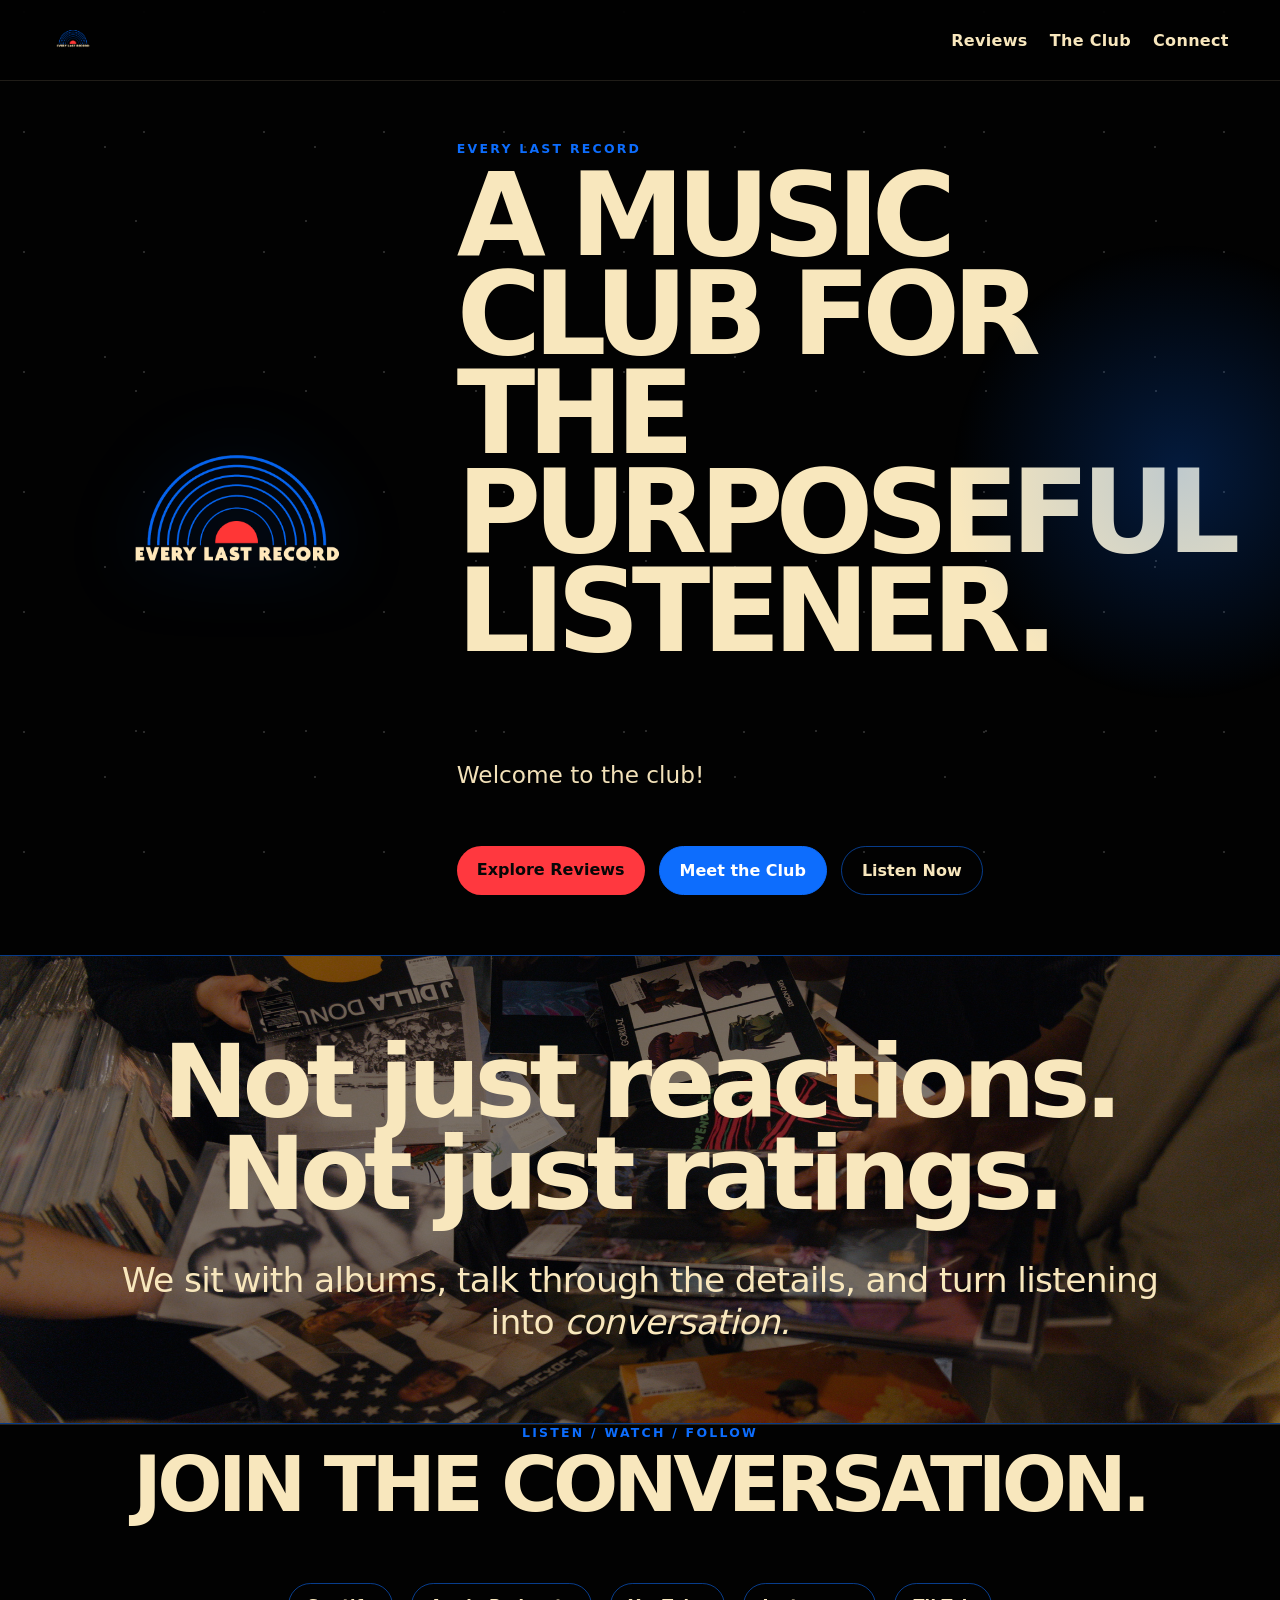
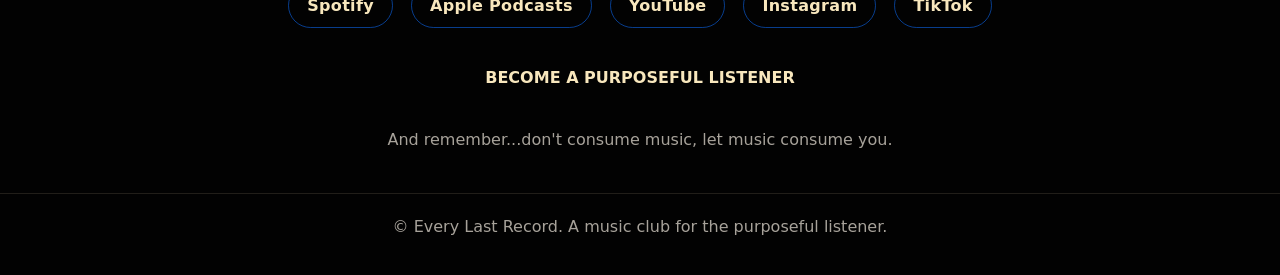
<file: index.html>
<!DOCTYPE html>
<html lang="en">
<head>
  <link rel="icon" type="image/png" href="Favicon.png">
  <meta charset="UTF-8" />
  <meta name="viewport" content="width=device-width, initial-scale=1.0" />
  <title>Every Last Record</title>
  <meta name="description" content="Every Last Record is a music club for the purposeful listener." />
  <link rel="stylesheet" href="style.css?v=3" />
</head>
<body>
  <header class="site-header">
  <a class="brand" href="#top">
    <img src="elr-logo-1.png" alt="Every Last Record logo">
  </a>

  <button
    class="menu-toggle"
    id="menuToggle"
    type="button"
    aria-label="Open navigation menu"
    aria-expanded="false"
    aria-controls="siteNav"
  >
    <span></span>
    <span></span>
    <span></span>
  </button>

  <nav id="siteNav">
    <a href="reviews.html">Reviews</a>
    <a href="club.html">The Club</a>
    <a href="#contact">Connect</a>
  </nav>
</header>

  <main id="top">
    <section class="hero">

  <div class="hero-content">

    <div class="hero-art">
      <img src="elr-logo-1.png" alt="Every Last Record">
    </div>

    <div class="hero-copy">
      <p class="eyebrow">Every Last Record</p>

      <h1>A music club for the purposeful listener.</h1>

      <p class="intro">
        Welcome to the club!
      </p>

      <div class="hero-actions">
        <a class="button primary" href="reviews.html">Explore Reviews</a>
        <a href="club.html" class="button meet-club-button">Meet the Club</a>
        <a class="button secondary" href="#contact">Listen Now</a>
      </div>

    </div>

  </div>
</section>

    <section class="statement">
  <p>
    <span class="statement-lead">
      Not just reactions.<br>
      Not just ratings.
    </span>

    <span class="statement-body">
      We sit with albums, talk through the details,
      and turn listening into <em>conversation.</em>
    </span>
  </p>
</section>

</div>

    <section id="contact" class="section contact">
  <p class="eyebrow">Listen / Watch / Follow</p>
  <h2>Join the conversation.</h2>

  <div class="links">
    <a href="https://open.spotify.com/show/48bHMtn3xl1ANGaHDyZiSF?si=xOnvjVZ0SlOFG8VIH6RK9w&utm_source=copy-link"
       target="_blank" rel="noopener noreferrer">Spotify</a>

    <a href="https://podcasts.apple.com/us/podcast/every-last-record/id1878033064"
       target="_blank" rel="noopener noreferrer">Apple Podcasts</a>

    <a href="https://youtube.com/@everylastrecord?si=lKHPnKLPp33GcWUJ"
       target="_blank" rel="noopener noreferrer">YouTube</a>

    <a href="https://www.instagram.com/everylastrecord_?igsh=Zm1yNDZhcTFpMzNi"
       target="_blank" rel="noopener noreferrer">Instagram</a>

    <a href="https://www.tiktok.com/@everylastrecord?_r=1&_t=ZP-97tcmCRlVKI"
       target="_blank" rel="noopener noreferrer">TikTok</a>
  </div>

  <p class="newsletter-copy">
    Become a Purposeful Listener
  </p>

  <div class="newsletter">
    <script
      async
      data-uid="975b2686ae"
      src="https://everylastrecord.kit.com/975b2686ae/index.js">
    </script>

     <p class="small">
    And remember...don't consume music, let music consume you.
  </p>

  </div>
</section>

</main>

<footer>
  <p>© Every Last Record. A music club for the purposeful listener.</p>
</footer>

  <script src="script.js?v=2"></script>
</body>
</html>
</file>
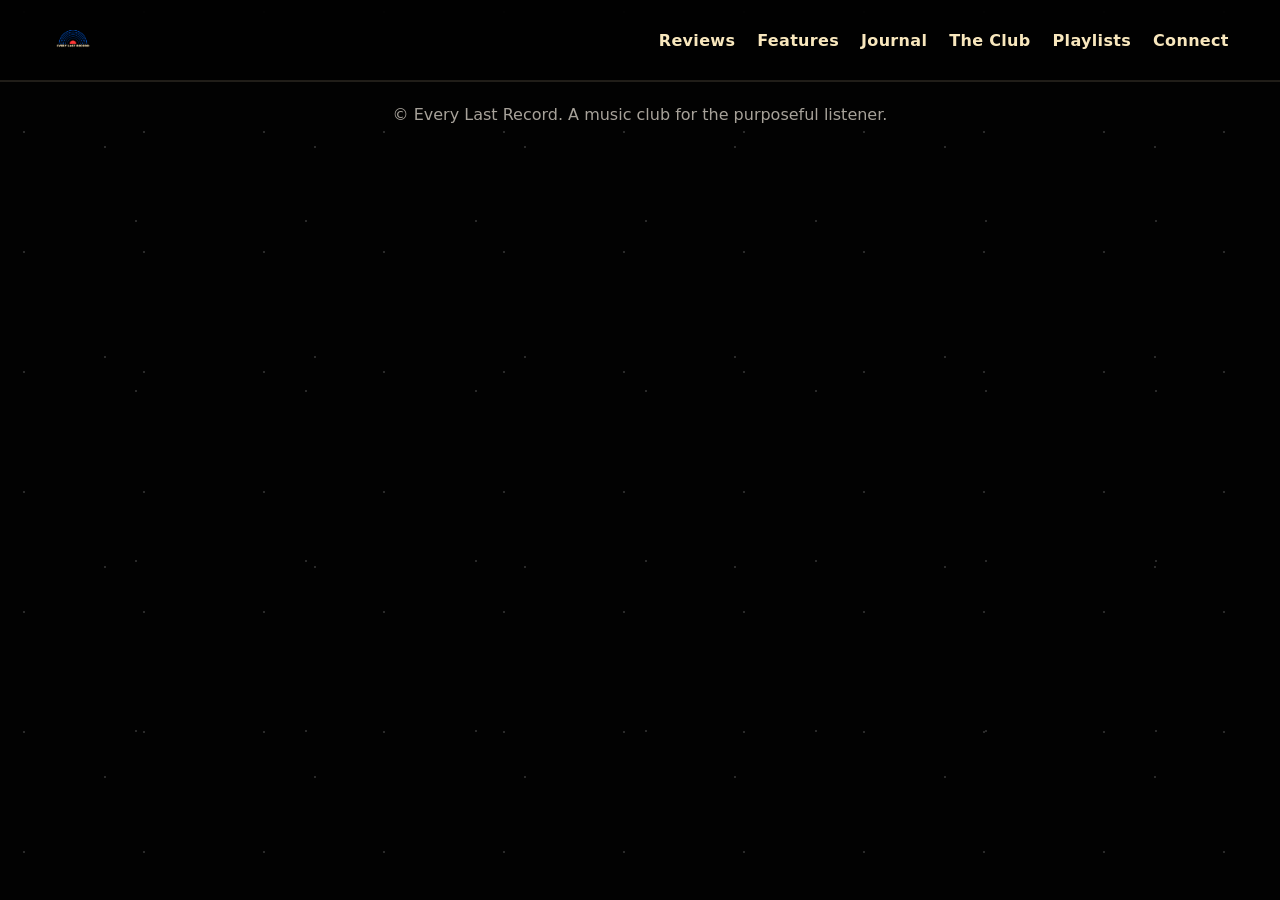
<file: Features.html>
<!DOCTYPE html>
<html lang="en">
<head>
  <link rel="icon" type="image/png" href="Favicon.png">
  <meta charset="UTF-8" />
  <meta name="viewport" content="width=device-width, initial-scale=1.0" />
  <title>Features | Every Last Record</title>
  <link rel="stylesheet" href="style.css?v=2" />
</head>

<body>

<header class="site-header">
  <a class="brand" href="index.html">
    <img src="elr-logo-1.png" alt="Every Last Record logo">
  </a>

  <button
    class="menu-toggle"
    id="menuToggle"
    type="button"
    aria-label="Open navigation menu"
    aria-expanded="false"
    aria-controls="siteNav"
  >
    <span></span>
    <span></span>
    <span></span>
  </button>

  <nav id="siteNav">
    <a href="reviews.html">Reviews</a>
    <a href="features.html">Features</a>
    <a href="journal.html">Journal</a>
    <a href="index.html#club">The Club</a>
    <a href="index.html#playlists">Playlists</a>
    <a href="index.html#contact">Connect</a>
  </nav>
</header>

<main>
</main>

<footer>
  <p>© Every Last Record. A music club for the purposeful listener.</p>
</footer>

<script src="script.js?v=2"></script>

</body>
</html>
</file>
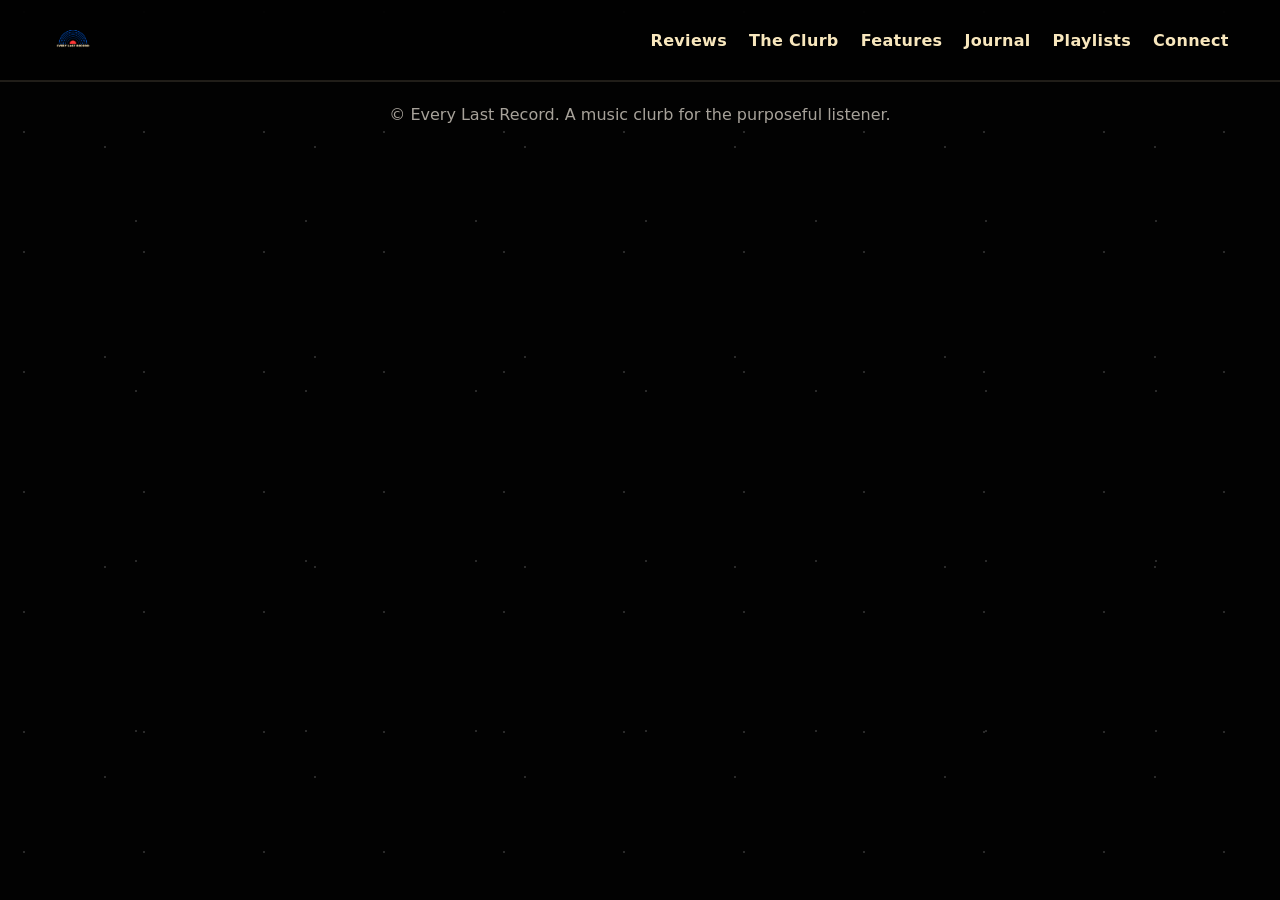
<file: features.html>
<!DOCTYPE html>
<html lang="en">
<head>
  <link rel="icon" type="image/png" href="Favicon.png">
  <meta charset="UTF-8" />
  <meta name="viewport" content="width=device-width, initial-scale=1.0" />
  <title>Features | Every Last Record</title>
  <link rel="stylesheet" href="style.css?v=2" />
</head>

<body>

<header class="site-header">
  <a class="brand" href="index.html">
    <img src="elr-logo-1.png" alt="Every Last Record logo">
  </a>

  <button
    class="menu-toggle"
    id="menuToggle"
    type="button"
    aria-label="Open navigation menu"
    aria-expanded="false"
    aria-controls="siteNav"
  >
    <span></span>
    <span></span>
    <span></span>
  </button>

  <nav id="siteNav">
    <a href="reviews.html">Reviews</a>
    <a href="index.html#clurb">The Clurb</a>
    <a href="features.html">Features</a>
    <a href="journal.html">Journal</a>
    <a href="index.html#playlists">Playlists</a>
    <a href="index.html#contact">Connect</a>
  </nav>
</header>

<main>
</main>

<footer>
  <p>© Every Last Record. A music clurb for the purposeful listener.</p>
</footer>

<script src="script.js?v=2"></script>

</body>
</html>
</file>
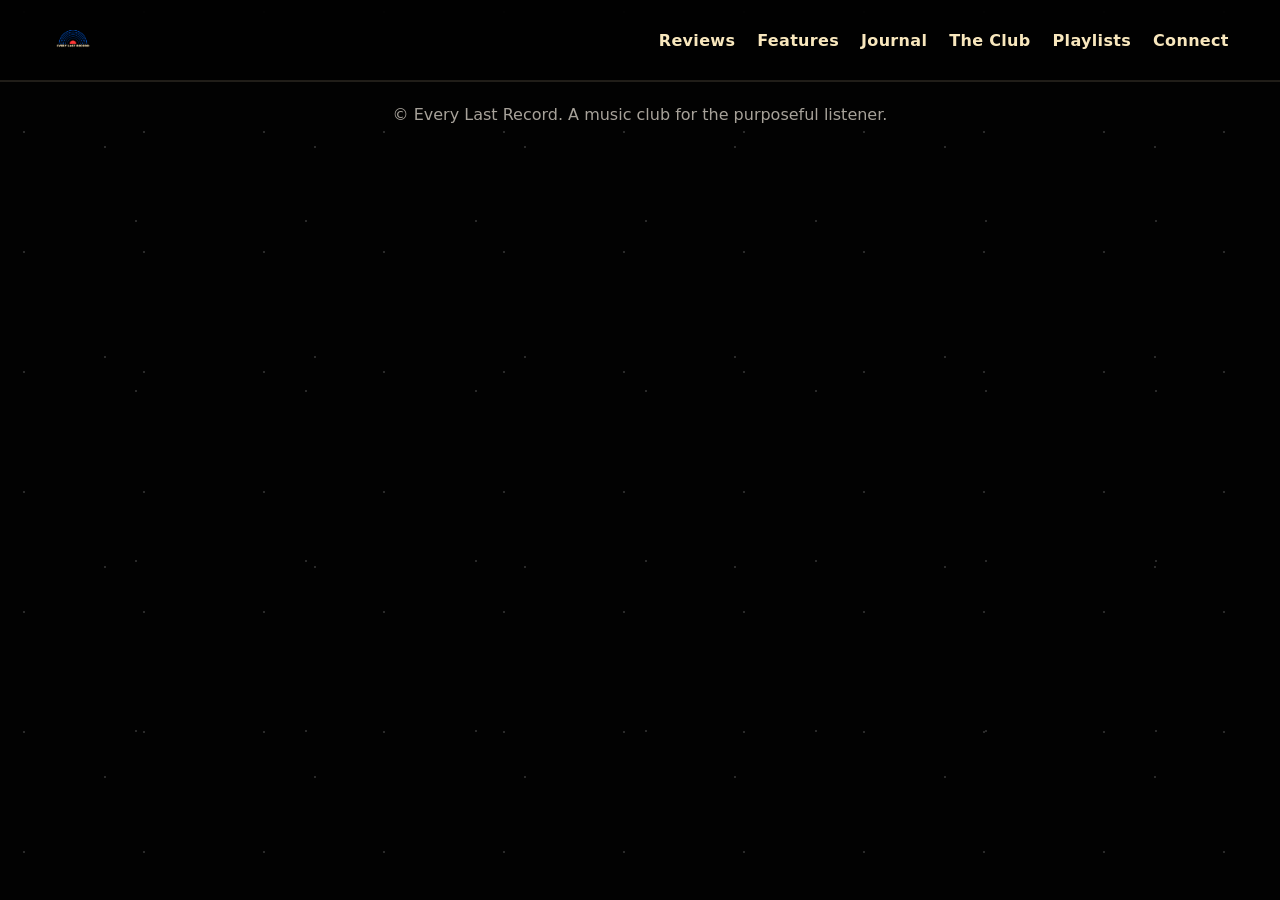
<file: Journal.html>
<!DOCTYPE html>
<html lang="en">
<head>
  <link rel="icon" type="image/png" href="Favicon.png">
  <meta charset="UTF-8" />
  <meta name="viewport" content="width=device-width, initial-scale=1.0" />
  <title>Journal | Every Last Record</title>
  <link rel="stylesheet" href="style.css?v=2" />
</head>

<body>

<header class="site-header">
  <a class="brand" href="index.html">
    <img src="elr-logo-1.png" alt="Every Last Record logo">
  </a>

  <button
    class="menu-toggle"
    id="menuToggle"
    type="button"
    aria-label="Open navigation menu"
    aria-expanded="false"
    aria-controls="siteNav"
  >
    <span></span>
    <span></span>
    <span></span>
  </button>

  <nav id="siteNav">
    <a href="reviews.html">Reviews</a>
    <a href="features.html">Features</a>
    <a href="journal.html">Journal</a>
    <a href="index.html#club">The Club</a>
    <a href="index.html#playlists">Playlists</a>
    <a href="index.html#contact">Connect</a>
  </nav>
</header>

<main>
</main>

<footer>
  <p>© Every Last Record. A music club for the purposeful listener.</p>
</footer>

<script src="script.js?v=2"></script>

</body>
</html>
</file>
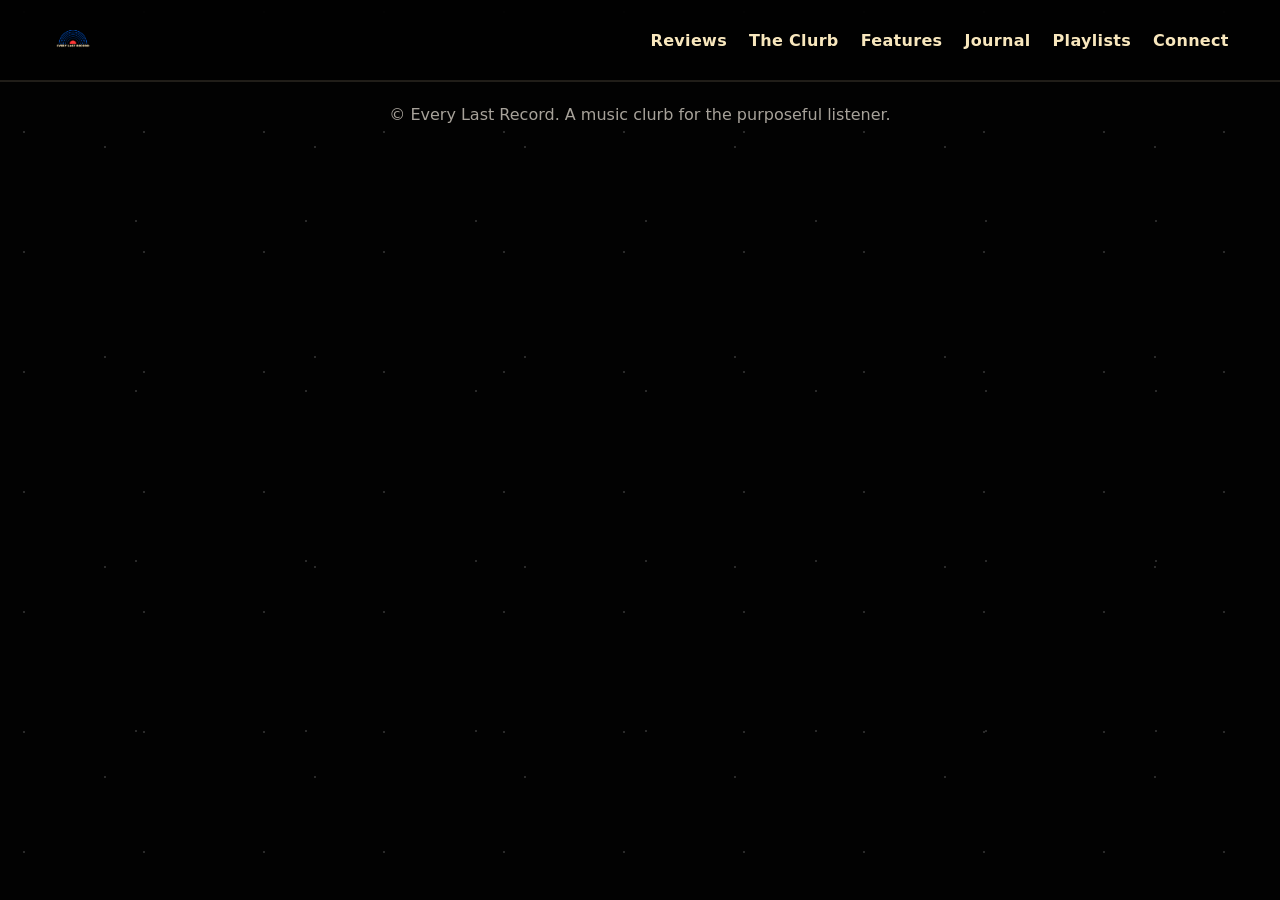
<file: journal.html>
<!DOCTYPE html>
<html lang="en">
<head>
  <link rel="icon" type="image/png" href="Favicon.png">
  <meta charset="UTF-8" />
  <meta name="viewport" content="width=device-width, initial-scale=1.0" />
  <title>Journal | Every Last Record</title>
  <link rel="stylesheet" href="style.css?v=2" />
</head>

<body>

<header class="site-header">
  <a class="brand" href="index.html">
    <img src="elr-logo-1.png" alt="Every Last Record logo">
  </a>

  <button
    class="menu-toggle"
    id="menuToggle"
    type="button"
    aria-label="Open navigation menu"
    aria-expanded="false"
    aria-controls="siteNav"
  >
    <span></span>
    <span></span>
    <span></span>
  </button>

  <nav id="siteNav">
    <a href="reviews.html">Reviews</a>
    <a href="index.html#clurb">The Clurb</a>
    <a href="features.html">Features</a>
    <a href="journal.html">Journal</a>
    <a href="index.html#playlists">Playlists</a>
    <a href="index.html#contact">Connect</a>
  </nav>
</header>

<main>
</main>

<footer>
  <p>© Every Last Record. A music clurb for the purposeful listener.</p>
</footer>

<script src="script.js?v=2"></script>

</body>
</html>
</file>
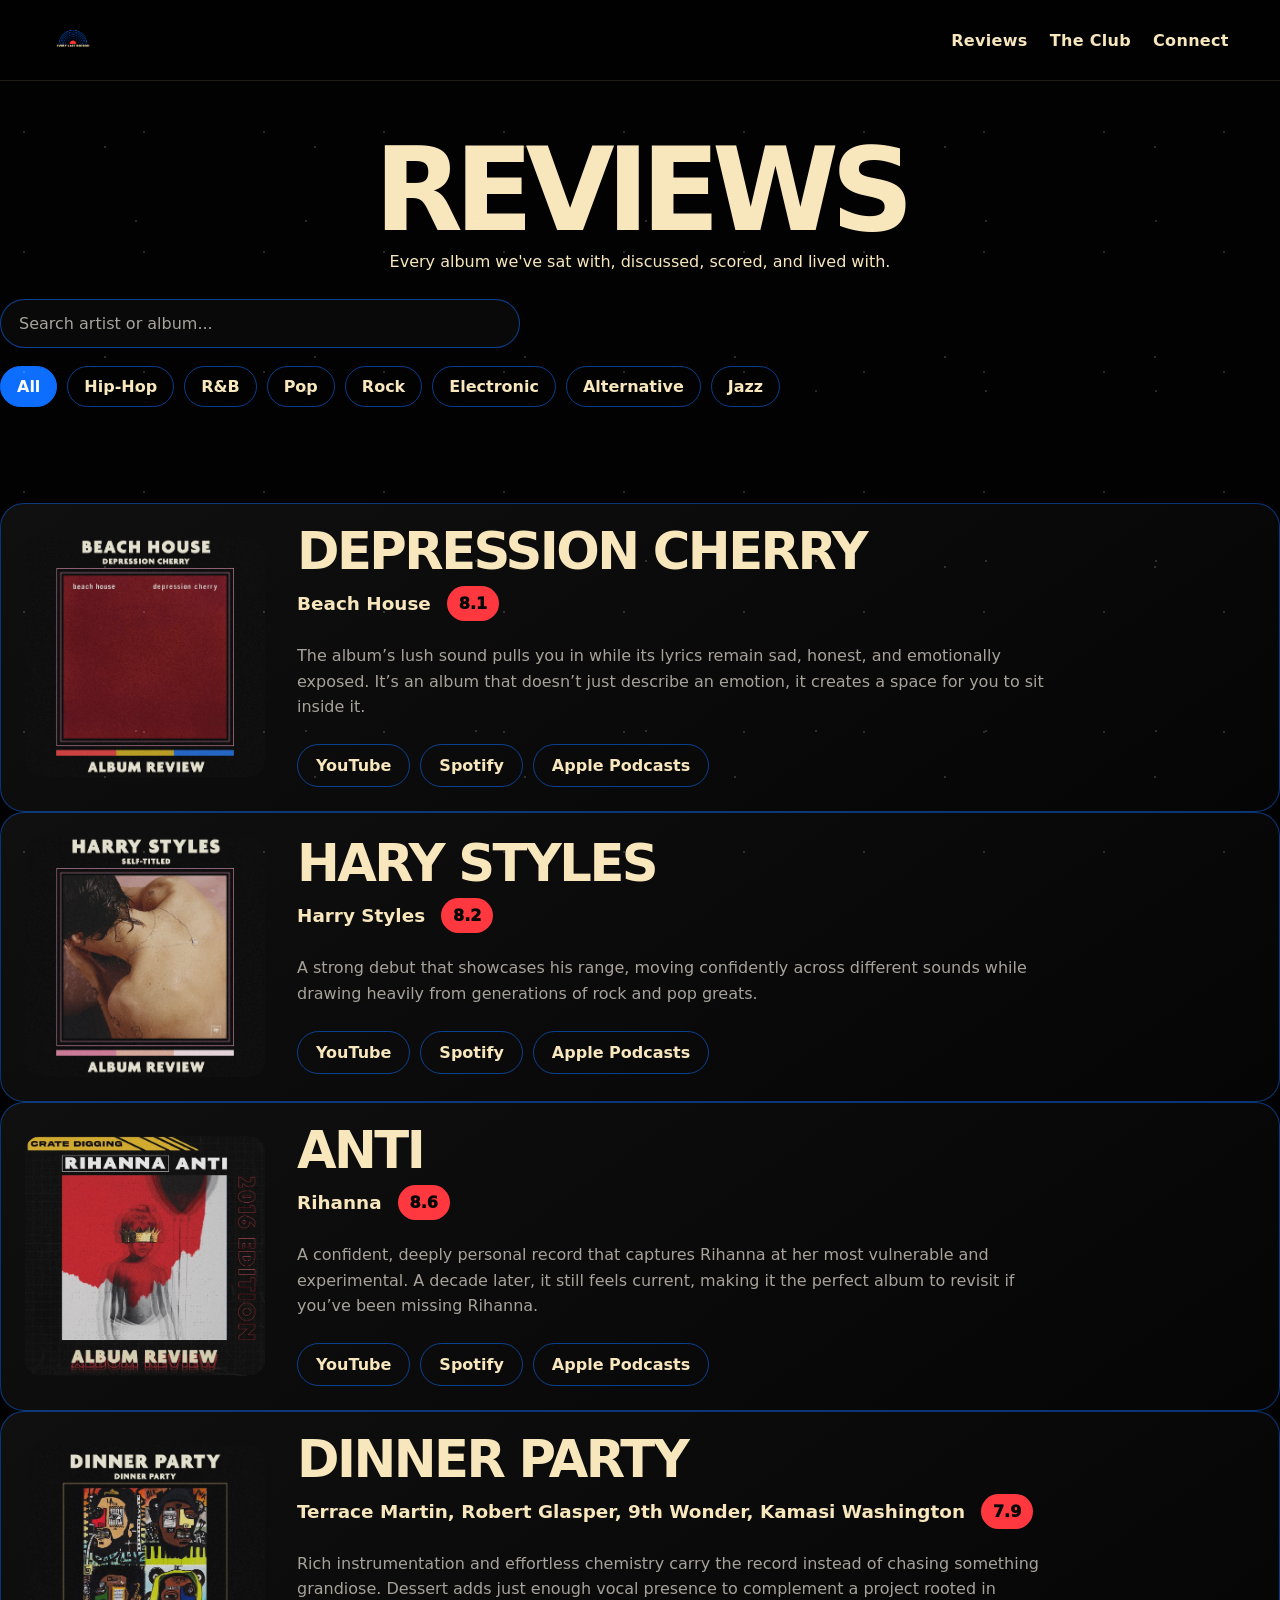
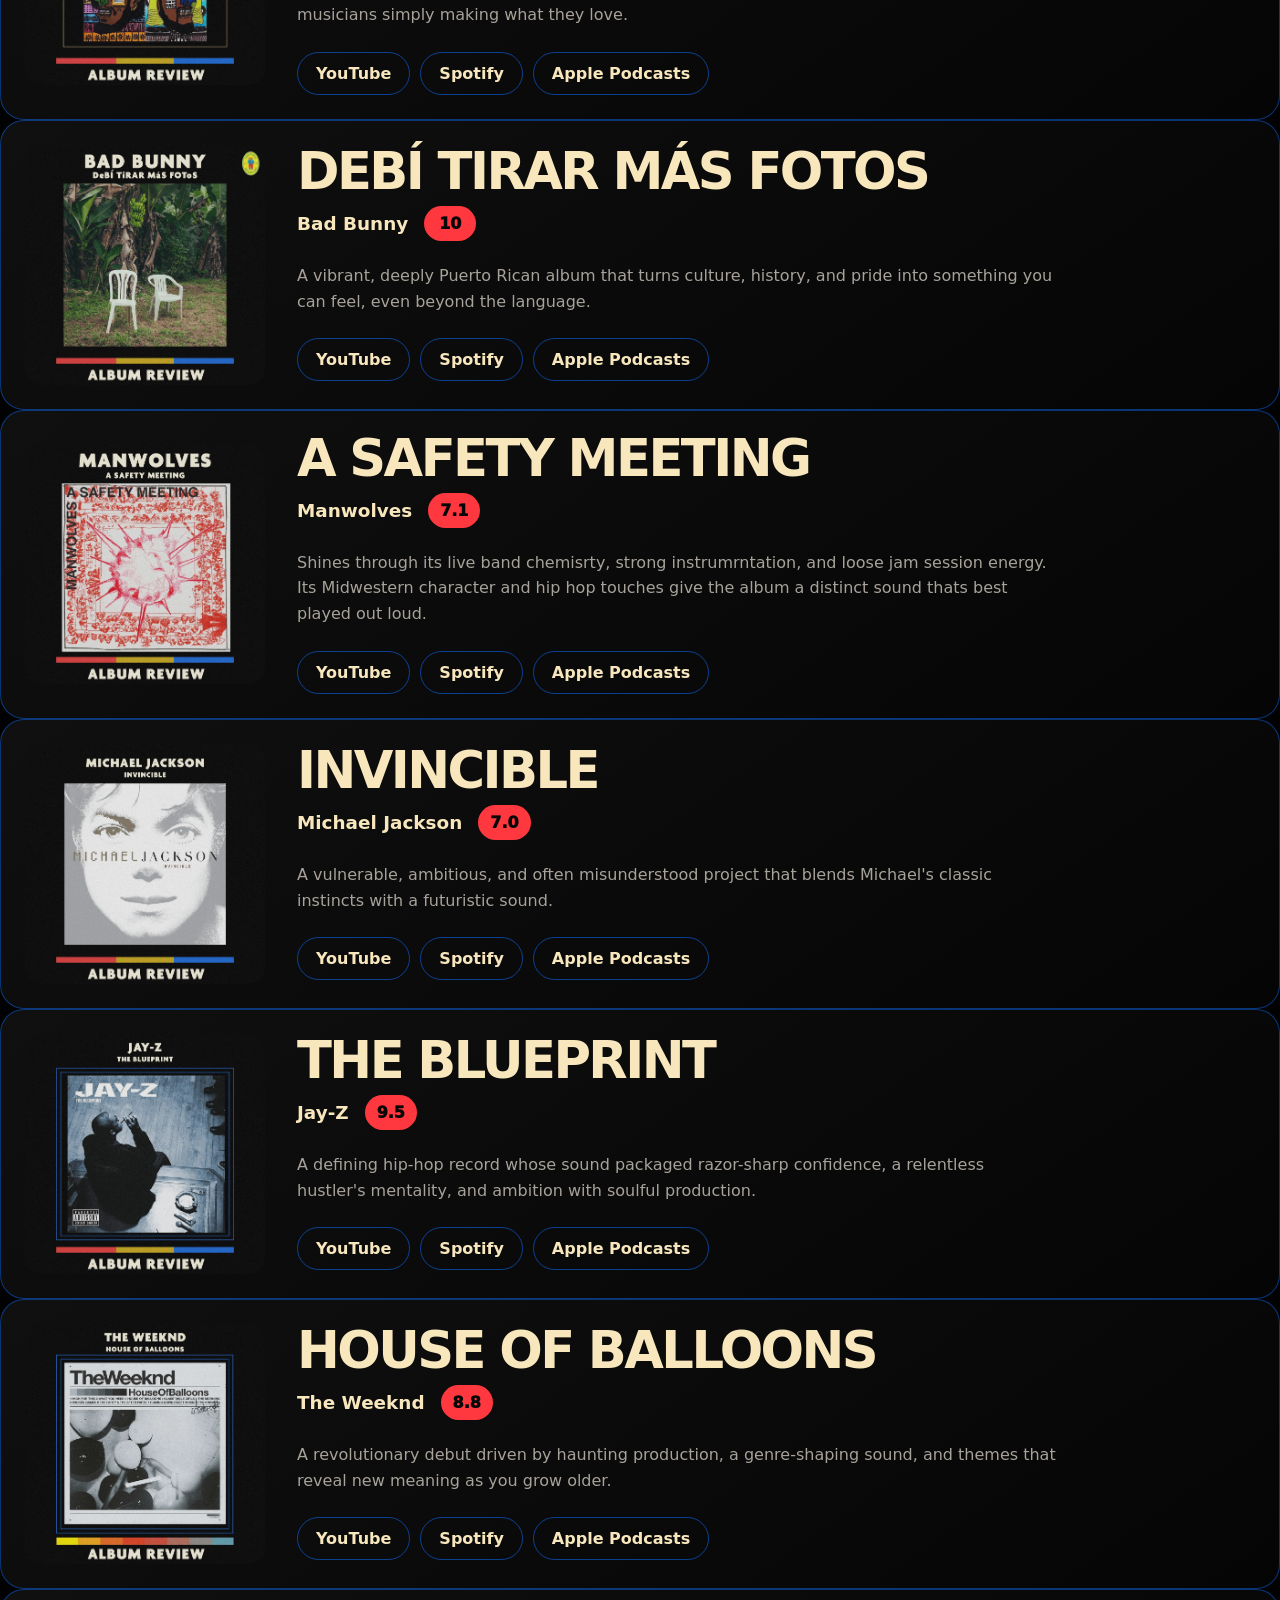
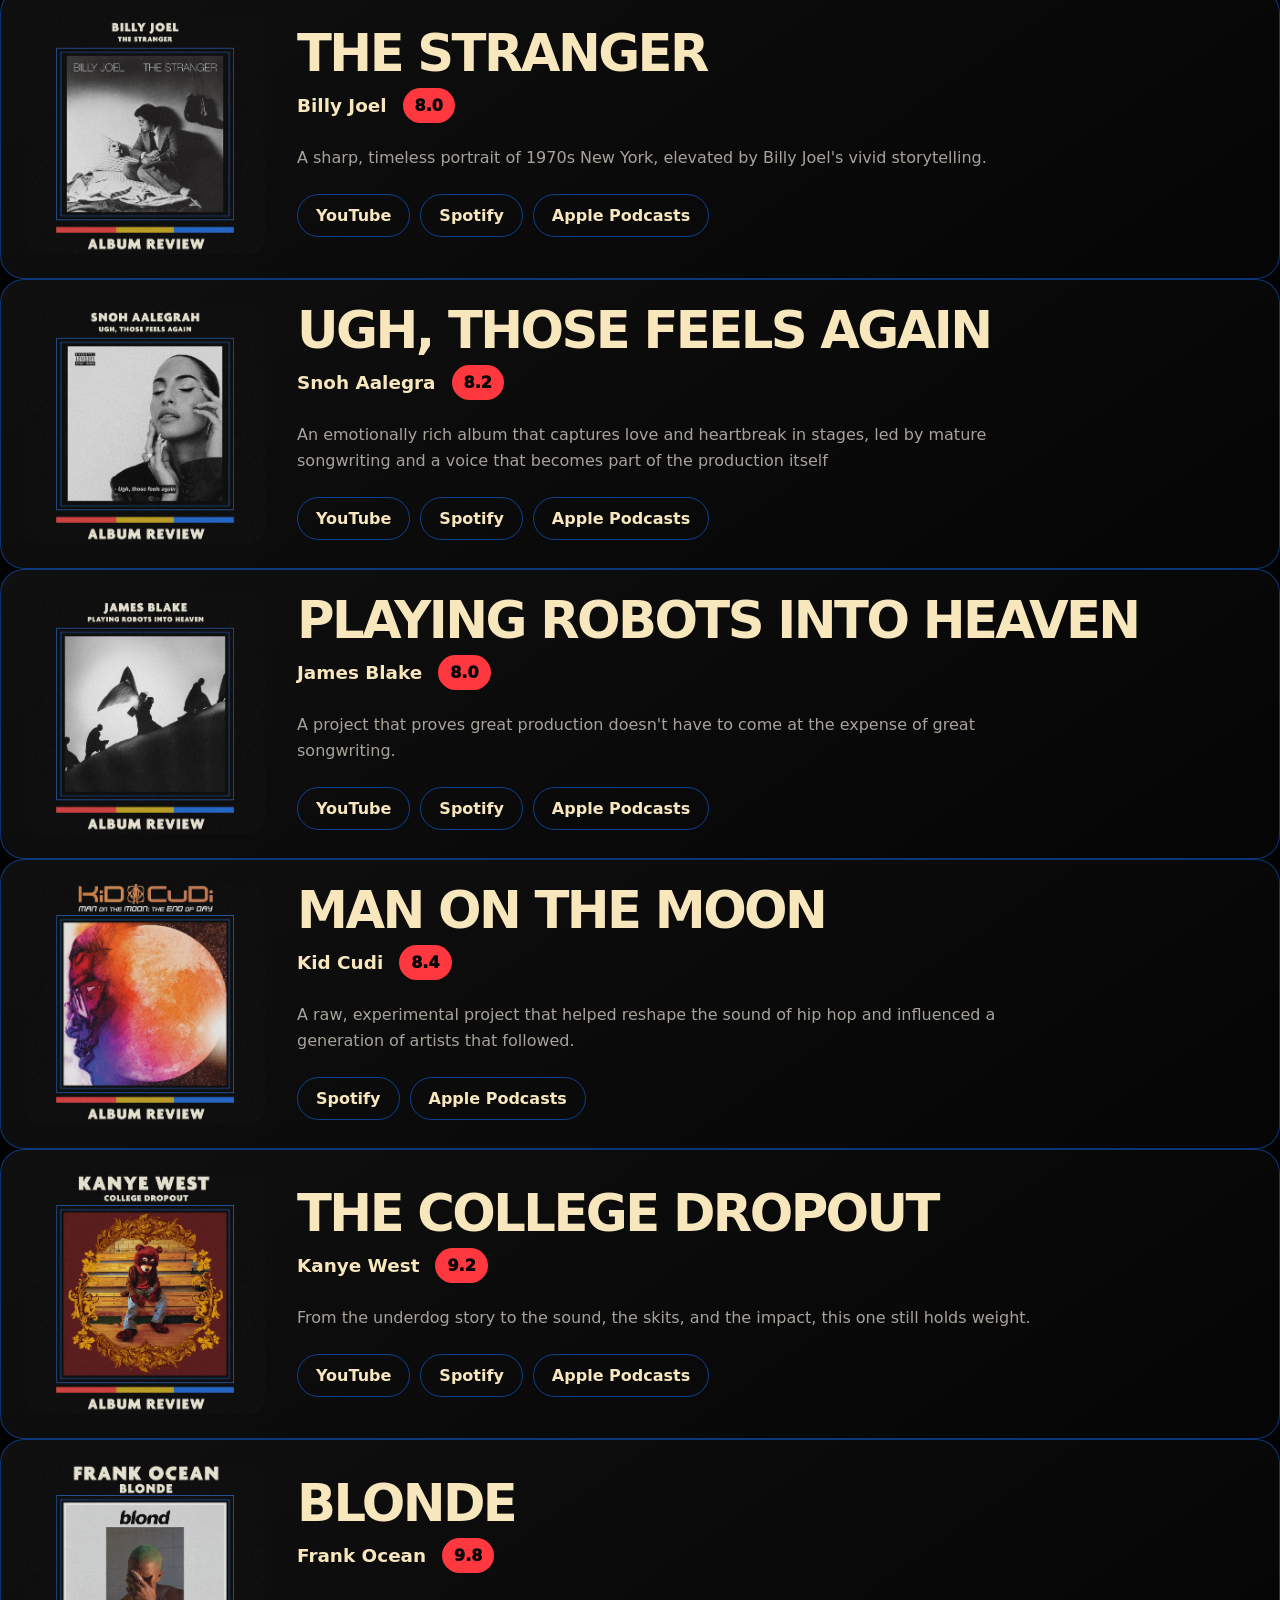
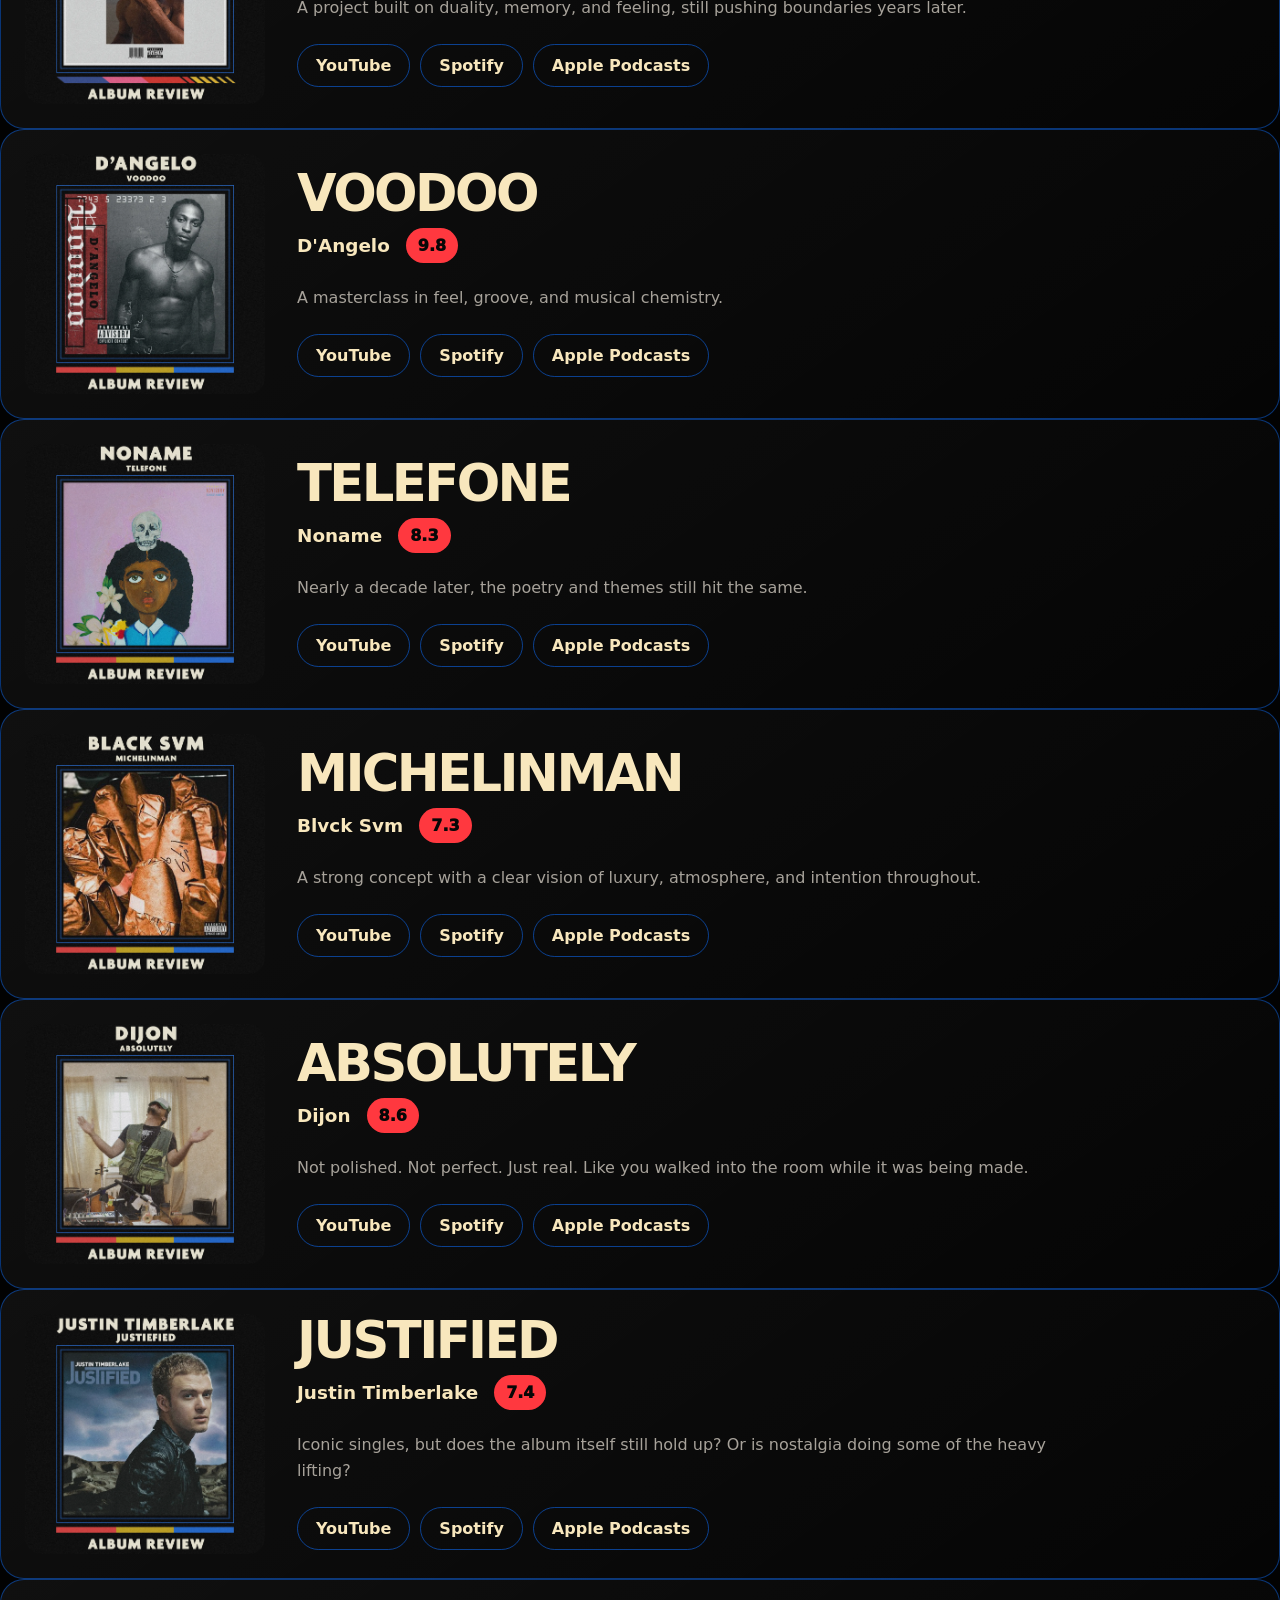
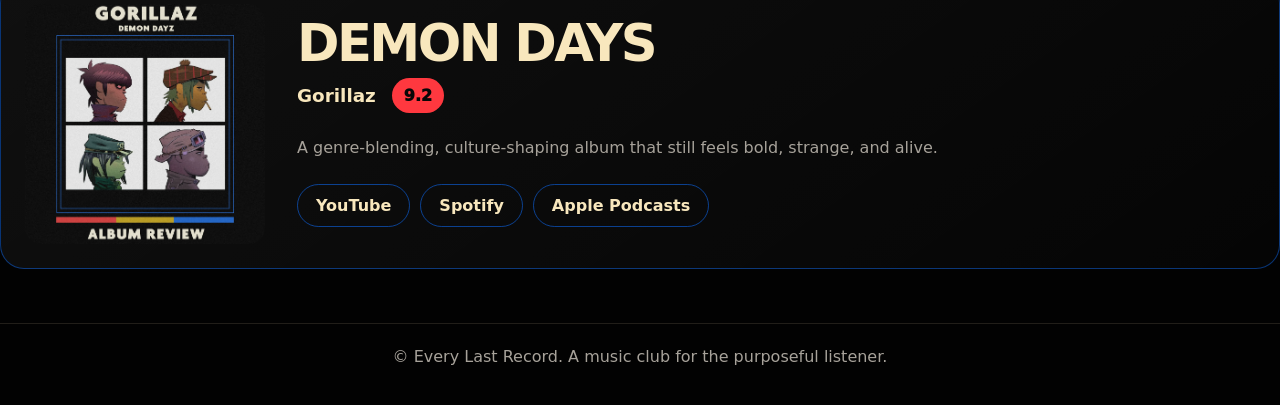
<file: reviews.html>
<!DOCTYPE html>
<html lang="en">
<head>
  <meta charset="UTF-8" />
  <meta name="viewport" content="width=device-width, initial-scale=1.0" />

  <title>Reviews | Every Last Record</title>

  <meta
    name="description"
    content="Browse Every Last Record album reviews, scores, and full episodes."
  />

  <link rel="icon" type="image/png" href="favicon.png" />
  <link rel="stylesheet" href="style.css" />
</head>

<body>

  <header class="site-header">
    <a class="brand" href="index.html">
      <img src="elr-logo-1.png" alt="Every Last Record logo" />
    </a>

    <button
      class="menu-toggle"
      id="menuToggle"
      type="button"
      aria-label="Open navigation menu"
      aria-expanded="false"
      aria-controls="siteNav"
    >
      <span></span>
      <span></span>
      <span></span>
    </button>

    <nav id="siteNav">
      <a href="reviews.html">Reviews</a>
      <a href="club.html">The Club</a>
      <a href="index.html#contact">Connect</a>
    </nav>
  </header>

  <main>

    <section class="reviews-hero">
      
      <h1>Reviews</h1>
      
      <p class="reviews-intro">
        Every album we've sat with, discussed, scored, and lived with.
      </p>
    </section>

    <section class="reviews-tools">

      <div class="reviews-tools">

  <input
    type="search"
    id="reviewSearch"
    class="review-search"
    placeholder="Search artist or album..."
    aria-label="Search reviews"
  >

  <div class="genre-filters" id="genreFilters">
    <button class="genre-filter active" data-genre="all">All</button>
    <button class="genre-filter" data-genre="hip-hop">Hip-Hop</button>
    <button class="genre-filter" data-genre="r&b">R&B</button>
    <button class="genre-filter" data-genre="pop">Pop</button>
    <button class="genre-filter" data-genre="rock">Rock</button>
    <button class="genre-filter" data-genre="electronic">Electronic</button>
    <button class="genre-filter" data-genre="alternative">Alternative</button>
    <button class="genre-filter" data-genre="alternative">Jazz</button>
  </div>

</div>

<p id="noResults" class="no-results">No reviews found.</p>

    <section class="reviews-archive">

      <div class="reviews-grid" id="reviewsGrid">

        <article
          
<!-- DEPRESSION CHERRY -->
<article
  class="review-card"
  data-artist=""
  data-album="Beach House"
  data-genre="Pop"
>
  <div class="review-art">
    <img src="DEPRESSION.webp" alt="Depression Cherry artwork">
  </div>

  <div class="review-content">
    <h2 class="review-title">Depression Cherry</h2>

    <div class="review-meta">
      <span class="review-artist">Beach House</span>
      <span class="review-score">8.1</span>
    </div>

    <p class="review-description">
      The album’s lush sound pulls you in while its lyrics remain sad, honest, and emotionally exposed.
It’s an album that doesn’t just describe an emotion, it creates a space for you to sit inside it.
    </p>

    <div class="review-platforms">
      <a href="#" target="https://youtu.be/JB4R4iovB7Y?si=XCmWgSC-m2vJJvBB" class="platform-button">YouTube</a>
      <a href="#" target="https://open.spotify.com/episode/5ifkZypOQmVPaXmO6fWcvN?si=7bOS8kH_QeCFzEB7cZYioA" class="platform-button">Spotify</a>
      <a href="#" target="https://podcasts.apple.com/us/podcast/crate-digging-2016-is-anti-rihannas-greatest-album/id1878033064?i=1000798500288" class="platform-button">Apple Podcasts</a>
    </div>
  </div>
</article>
          
          <!-- HARRY STYLES -->
<article
  class="review-card"
  data-artist="Harry Styles"
  data-album="Harry Styles"
  data-genre="Pop"
>
  <div class="review-art">
    <img src="HARRY.webp" alt="Hary Styles artwork">
  </div>

  <div class="review-content">
    <h2 class="review-title">Hary Styles</h2>

    <div class="review-meta">
      <span class="review-artist">Harry Styles</span>
      <span class="review-score">8.2</span>
    </div>

    <p class="review-description">
      A strong debut that showcases his range, moving confidently across different sounds 
      while drawing heavily from generations of rock and pop greats.
    </p>

    <div class="review-platforms">
      <a href="#" target="https://youtu.be/8t5oy3DxEGQ?si=ciacQ92WCJNq1lIp" class="platform-button">YouTube</a>
      <a href="#" target="https://open.spotify.com/episode/6jkCIF2dyWBXsI7BtxmvaF?si=c-7BN95GSrGvqGqkA7eIvg" class="platform-button">Spotify</a>
      <a href="#" target="https://podcasts.apple.com/us/podcast/how-harry-styles-built-his-debut-from-rocks-greatest/id1878033064?i=1000799792730" class="platform-button">Apple Podcasts</a>
    </div>
  </div>
</article>
          
<!-- ANTI -->
<article
  class="review-card"
  data-artist="Rihanna"
  data-album="Anti"
  data-genre="r&b"
>
  <div class="review-art">
    <img src="ANTI.webp" alt="Anti artwork">
  </div>

  <div class="review-content">
    <h2 class="review-title">ANTI</h2>

    <div class="review-meta">
      <span class="review-artist">Rihanna</span>
      <span class="review-score">8.6</span>
    </div>

    <p class="review-description">
      A confident, deeply personal record that captures Rihanna at her most vulnerable and experimental. 
      A decade later, it still feels current, making it the perfect album to revisit if you’ve been missing Rihanna.
    </p>

    <div class="review-platforms">
      <a href="#" target="https://youtu.be/JB4R4iovB7Y?si=XCmWgSC-m2vJJvBB" class="platform-button">YouTube</a>
      <a href="#" target="https://open.spotify.com/episode/5ifkZypOQmVPaXmO6fWcvN?si=7bOS8kH_QeCFzEB7cZYioA" class="platform-button">Spotify</a>
      <a href="#" target="https://podcasts.apple.com/us/podcast/crate-digging-2016-is-anti-rihannas-greatest-album/id1878033064?i=1000798500288" class="platform-button">Apple Podcasts</a>
    </div>
  </div>
</article>
          
<!-- DINNER PARTY -->
<article
  class="review-card"
  data-artist="terrace martin, robert glasper, 9th wonder"
  data-album="Dinner Party"
  data-genre="Jazz"
>
  <div class="review-art">
    <img src="DINNER-PARTY.webp" alt="Dinner Party artwork">
  </div>

  <div class="review-content">
    <h2 class="review-title">Dinner Party</h2>

    <div class="review-meta">
      <span class="review-artist">Terrace Martin, Robert Glasper, 9th Wonder, Kamasi Washington</span>
      <span class="review-score">7.9</span>
    </div>

    <p class="review-description">
      Rich instrumentation and effortless chemistry carry the record instead of chasing something grandiose. 
      Dessert adds just enough vocal presence to complement a project rooted in musicians simply making what they love.
    </p>

    <div class="review-platforms">
      <a href="#" target="https://youtu.be/95aiz5MN2rQ" class="platform-button">YouTube</a>
      <a href="#" target="https://open.spotify.com/episode/5Lyls0o0tmE80mBuVleNOJ?si=VymmWxhkSCSDdKlaT-wL9Q" class="platform-button">Spotify</a>
      <a href="#" target="https://podcasts.apple.com/us/podcast/dinner-party-proves-great-music-doesnt-need-big-vocals/id1878033064?i=1000797419392" class="platform-button">Apple Podcasts</a>
    </div>
  </div>
</article>
          

<!-- DTMF -->
<article
  class="review-card"
  data-artist="bad bunny"
  data-album="DeBÍ TiRAR MáS FOToS"
  data-genre="Alternative"
>
  <div class="review-art">
    <img src="DTMF.webp" alt="DTMF artwork">
  </div>

  <div class="review-content">
    <h2 class="review-title">DeBÍ TiRAR MáS FOToS</h2>

    <div class="review-meta">
      <span class="review-artist">Bad Bunny</span>
      <span class="review-score">10</span>
    </div>

    <p class="review-description">
      A vibrant, deeply Puerto Rican album that turns culture, history, and pride into something you can feel, even beyond the language.
    </p>

    <div class="review-platforms">
      <a href="#" target="https://youtu.be/YH93tUxIelk" class="platform-button">YouTube</a>
      <a href="#" target="https://open.spotify.com/episode/33PN0n35mzhDiieeffFekv?si=OyIGS8ApRs6yj_HrKx9jtg" class="platform-button">Spotify</a>
      <a href="#" target="https://podcasts.apple.com/us/podcast/bad-bunnys-dtmf-is-a-love-letter-to-puerto-rico/id1878033064?i=1000793649008" class="platform-button">Apple Podcasts</a>
    </div>
  </div>
</article>
          
          
<!-- MANWOLVES -->
<article
  class="review-card"
  data-artist="manwolves"
  data-album="A Safety Meeting"
  data-genre="Alternative", "rock"
>
  <div class="review-art">
    <img src="MANWOLVES.webp" alt="Maneolves A Safety Meeting artwork">
  </div>

  <div class="review-content">
    <h2 class="review-title">A Safety Meeting</h2>

    <div class="review-meta">
      <span class="review-artist">Manwolves</span>
      <span class="review-score">7.1</span>
    </div>

    <p class="review-description">
      Shines through its live band chemisrty, strong instrumrntation, and loose jam session energy. Its Midwestern character and hip hop touches give the album a distinct sound thats best played out loud.
    </p>

    <div class="review-platforms">
      <a href="https://youtu.be/GI3ygFIOu8Y" target="_blank" class="platform-button">YouTube</a>
      <a href="https://open.spotify.com/episode/0h8pYtrPpT0Mzoa5imX1rk?si=-4n-ufOPRSWVePAGK-qQSA" target="_blank" class="platform-button">Spotify</a>
      <a href="https://podcasts.apple.com/us/podcast/is-a-safety-meeting-more-vibe-than-lyrics/id1878033064?i=1000791262965" target="_blank" class="platform-button">Apple Podcasts</a>
    </div>
  </div>
</article>
          
    <!-- MICHAEL JACKSON -->
<article
  class="review-card"
  data-artist="michael jackson"
  data-album="invincible"
  data-genre="pop"
>
  <div class="review-art">
    <img src="Invincible.webp" alt="Michael Jackson Invincible artwork">
  </div>

  <div class="review-content">
    <h2 class="review-title">Invincible</h2>

    <div class="review-meta">
      <span class="review-artist">Michael Jackson</span>
      <span class="review-score">7.0</span>
    </div>

    <p class="review-description">
      A vulnerable, ambitious, and often misunderstood project that blends Michael's
      classic instincts with a futuristic sound.
    </p>

    <div class="review-platforms">
      <a href="https://youtu.be/jokiDgJT4V8" target="_blank" class="platform-button">YouTube</a>
      <a href="https://open.spotify.com/episode/3DQFPBpu4JKschWOx2Rxf0?si=FRbnpbv5TweK9eroMz15OA" target="_blank" class="platform-button">Spotify</a>
      <a href="https://podcasts.apple.com/us/podcast/is-michael-jacksons-invincible-underrated-or-over-hated/id1878033064?i=1000788655995" target="_blank" class="platform-button">Apple Podcasts</a>
    </div>
  </div>
</article>


<!-- JAY-Z -->
<article
  class="review-card"
  data-artist="jay-z"
  data-album="the blueprint"
  data-genre="hip-hop"
>
  <div class="review-art">
    <img src="HOV.webp" alt="Jay-Z The Blueprint artwork">
  </div>

  <div class="review-content">
    <h2 class="review-title">The Blueprint</h2>

    <div class="review-meta">
      <span class="review-artist">Jay-Z</span>
      <span class="review-score">9.5</span>
    </div>

    <p class="review-description">
      A defining hip-hop record whose sound packaged razor-sharp confidence,
      a relentless hustler's mentality, and ambition with soulful production.
    </p>

    <div class="review-platforms">
      <a href="https://youtu.be/y2RaXcOURY8" target="_blank" class="platform-button">YouTube</a>
      <a href="https://open.spotify.com/episode/0EeewsK7Irw9XytWwcGfff?si=163hsakRQPWWJdvu4JxkXg" target="_blank" class="platform-button">Spotify</a>
      <a href="https://podcasts.apple.com/us/podcast/the-blueprint-turned-hustler-ambition-into-hip-hop-art/id1878033064?i=1000786029192" target="_blank" class="platform-button">Apple Podcasts</a>
    </div>
  </div>
</article>


<!-- THE WEEKND -->
<article
  class="review-card"
  data-artist="the weeknd"
  data-album="house of balloons"
  data-genre="r&b"
>
  <div class="review-art">
    <img src="HOB-v2.webp" alt="The Weeknd House of Balloons artwork">
  </div>

  <div class="review-content">
    <h2 class="review-title">House of Balloons</h2>

    <div class="review-meta">
      <span class="review-artist">The Weeknd</span>
      <span class="review-score">8.8</span>
    </div>

    <p class="review-description">
      A revolutionary debut driven by haunting production, a genre-shaping sound,
      and themes that reveal new meaning as you grow older.
    </p>

    <div class="review-platforms">
      <a href="https://youtu.be/-UfMTAKBcKc" target="_blank" class="platform-button">YouTube</a>
      <a href="https://open.spotify.com/episode/2CPtkD68m4DL5lnRuh2nNG?si=i7HgNdk-QZutCAI9xaJt8Q" target="_blank" class="platform-button">Spotify</a>
      <a href="https://podcasts.apple.com/us/podcast/house-of-balloons-changed-r-b-before-anyone-saw-it-coming/id1878033064?i=1000782941045" target="_blank" class="platform-button">Apple Podcasts</a>
    </div>
  </div>
</article>


<!-- BILLY JOEL -->
<article
  class="review-card"
  data-artist="billy joel"
  data-album="the stranger"
  data-genre="rock"
>
  <div class="review-art">
    <img src="BILL.webp" alt="Billy Joel The Stranger artwork">
  </div>

  <div class="review-content">
    <h2 class="review-title">The Stranger</h2>

    <div class="review-meta">
      <span class="review-artist">Billy Joel</span>
      <span class="review-score">8.0</span>
    </div>

    <p class="review-description">
      A sharp, timeless portrait of 1970s New York, elevated by Billy Joel's
      vivid storytelling.
    </p>

    <div class="review-platforms">
      <a href="https://youtu.be/nJ8OVryEYZQ" target="_blank" class="platform-button">YouTube</a>
      <a href="https://open.spotify.com/episode/1D8Fxmf2FS7w8xBBCGI5qM?si=10vfY2fcR5yNoVY4w17VRA" target="_blank" class="platform-button">Spotify</a>
      <a href="https://podcasts.apple.com/us/podcast/billy-joel-found-his-voice-on-the-stranger/id1878033064?i=1000778887630" target="_blank" class="platform-button">Apple Podcasts</a>
    </div>
  </div>
</article>


          <!-- SNOH AALEGRA -->
<article
  class="review-card"
  data-artist="snoh aalegra"
  data-album="ugh, those feels again"
  data-genre="r&b"
>
  <div class="review-art">
    <img src="SNOH.webp" alt="Snoh Aalegra Ugh Those Feels Again artwork">
  </div>

  <div class="review-content">
    <h2 class="review-title">Ugh, Those Feels Again</h2>

    <div class="review-meta">
      <span class="review-artist">Snoh Aalegra</span>
      <span class="review-score">8.2</span>
    </div>

    <p class="review-description">
      An emotionally rich album that captures love and heartbreak in stages, led by mature songwriting and a voice that
      becomes part of the production itself
    </p>

    <div class="review-platforms">
      <a href="https://youtu.be/aeQilzAU_Ac" target="_blank" class="platform-button">YouTube</a>
      <a href="https://open.spotify.com/episode/0Z1y4Y3KBJoS1PjyJwX1FL?si=zyzAL1HZRiSo8kv8oEMF9A" target="_blank" class="platform-button">Spotify</a>
      <a href="https://podcasts.apple.com/us/podcast/ugh-those-feels-again-snoh-aalegra-depiction-of/id1878033064?i=1000776882946" target="_blank" class="platform-button">Apple Podcasts</a>
    </div>
  </div>
</article>


<!-- JAMES BLAKE -->
<article
  class="review-card"
  data-artist="james blake"
  data-album="playing robots into heaven"
  data-genre="electronic"
>
  <div class="review-art">
    <img src="PRIH.webp" alt="James Blake Playing Robots Into Heaven artwork">
  </div>

  <div class="review-content">
    <h2 class="review-title">Playing Robots Into Heaven</h2>

    <div class="review-meta">
      <span class="review-artist">James Blake</span>
      <span class="review-score">8.0</span>
    </div>

    <p class="review-description">
      A project that proves great production doesn't have to come at the expense
      of great songwriting.
    </p>

    <div class="review-platforms">
      <a href="https://youtu.be/aeQilzAU_Ac" target="_blank" class="platform-button">YouTube</a>
      <a href="https://open.spotify.com/episode/2tsMTrPtXJXmRp4dk5iKcr?si=rpcTmOLdSCKJDoUYw6g9Qg" target="_blank" class="platform-button">Spotify</a>
      <a href="https://podcasts.apple.com/us/podcast/revisiting-playing-robots-into-heaven-james-blakes/id1878033064?i=1000774986573" target="_blank" class="platform-button">Apple Podcasts</a>
    </div>
  </div>
</article>


<!-- KID CUDI -->
<article
  class="review-card"
  data-artist="kid cudi"
  data-album="man on the moon"
  data-genre="hip-hop"
>
  <div class="review-art">
    <img src="CUDI.webp" alt="Kid Cudi Man on the Moon artwork">
  </div>

  <div class="review-content">
    <h2 class="review-title">Man on the Moon</h2>

    <div class="review-meta">
      <span class="review-artist">Kid Cudi</span>
      <span class="review-score">8.4</span>
    </div>

    <p class="review-description">
      A raw, experimental project that helped reshape the sound of hip hop
      and influenced a generation of artists that followed.
    </p>

    <div class="review-platforms">
      <a href="https://open.spotify.com/episode/6mqvdJQWn892RdYWCBjYbe?si=LBTNR4lhSOSuOcguU_3eQQ" target="_blank" class="platform-button">Spotify</a>
      <a href="https://podcasts.apple.com/us/podcast/kid-cudis-man-on-the-moon-a-project-that-changed-a-generation/id1878033064?i=1000766370826" target="_blank" class="platform-button">Apple Podcasts</a>
    </div>
  </div>
</article>


<!-- KANYE WEST -->
<article
  class="review-card"
  data-artist="kanye west"
  data-album="the college dropout"
  data-genre="hip-hop"
>
  <div class="review-art">
    <img src="COLLEGE-DROPOUT.webp" alt="Kanye West The College Dropout artwork">
  </div>

  <div class="review-content">
    <h2 class="review-title">The College Dropout</h2>

    <div class="review-meta">
      <span class="review-artist">Kanye West</span>
      <span class="review-score">9.2</span>
    </div>

    <p class="review-description">
      From the underdog story to the sound, the skits, and the impact,
      this one still holds weight.
    </p>

    <div class="review-platforms">
      <a href="https://youtu.be/UF_5627-LaM" target="_blank" class="platform-button">YouTube</a>
      <a href="https://open.spotify.com/episode/1qXvZOoL4wXrW8cpKNheoz?si=UNtiuGfSQ16sOFB1AE9Dzw" target="_blank" class="platform-button">Spotify</a>
      <a href="https://podcasts.apple.com/us/podcast/revisiting-the-college-dropout-kanye-wests-underdog/id1878033064?i=1000763186925" target="_blank" class="platform-button">Apple Podcasts</a>
    </div>
  </div>
</article>


<!-- FRANK OCEAN -->
<article
  class="review-card"
  data-artist="frank ocean"
  data-album="blonde"
  data-genre="r&b"
>
  <div class="review-art">
    <img src="BLOND.webp" alt="Frank Ocean Blonde artwork">
  </div>

  <div class="review-content">
    <h2 class="review-title">Blonde</h2>

    <div class="review-meta">
      <span class="review-artist">Frank Ocean</span>
      <span class="review-score">9.8</span>
    </div>

    <p class="review-description">
      A project built on duality, memory, and feeling, still pushing boundaries
      years later.
    </p>

    <div class="review-platforms">
      <a href="https://youtu.be/7R12xOGTKuQ" target="_blank" class="platform-button">YouTube</a>
      <a href="https://open.spotify.com/episode/0sVHiS9wDblhb35qd6W536?si=tN8pRaj6QaqsiWWOsQ5ldg" target="_blank" class="platform-button">Spotify</a>
      <a href="https://podcasts.apple.com/us/podcast/the-duality-of-blond-by-frank-ocean-every-last-record/id1878033064?i=1000761450664" target="_blank" class="platform-button">Apple Podcasts</a>
    </div>
  </div>
</article>


<!-- D'ANGELO -->
<article
  class="review-card"
  data-artist="d'angelo"
  data-album="voodoo"
  data-genre="r&b"
>
  <div class="review-art">
    <img src="VOODOO.webp" alt="D'Angelo Voodoo artwork">
  </div>

  <div class="review-content">
    <h2 class="review-title">Voodoo</h2>

    <div class="review-meta">
      <span class="review-artist">D'Angelo</span>
      <span class="review-score">9.8</span>
    </div>

    <p class="review-description">
      A masterclass in feel, groove, and musical chemistry.
    </p>

    <div class="review-platforms">
      <a href="https://youtu.be/yJJZKT26n9s" target="_blank" class="platform-button">YouTube</a>
      <a href="https://open.spotify.com/episode/4k0sQLc8YEMqNZneBd3vQw?si=M0Zpp5WFRTyzR1em2LSI0Q" target="_blank" class="platform-button">Spotify</a>
      <a href="https://podcasts.apple.com/us/podcast/is-voodoo-by-dangelo-the-greatest-neo-soul-album-ever/id1878033064?i=1000760174505" target="_blank" class="platform-button">Apple Podcasts</a>
    </div>
  </div>
</article>


<!-- NONAME -->
<article
  class="review-card"
  data-artist="noname"
  data-album="telefone"
  data-genre="hip-hop"
>
  <div class="review-art">
    <img src="TELEFONE.webp" alt="Noname Telefone artwork">
  </div>

  <div class="review-content">
    <h2 class="review-title">Telefone</h2>

    <div class="review-meta">
      <span class="review-artist">Noname</span>
      <span class="review-score">8.3</span>
    </div>

    <p class="review-description">
      Nearly a decade later, the poetry and themes still hit the same.
    </p>

    <div class="review-platforms">
      <a href="https://youtu.be/bFaogWGLnvg" target="_blank" class="platform-button">YouTube</a>
      <a href="https://open.spotify.com/episode/2p6KesuQGhyLd6wux56wuZ?si=L8Qb5mMsRK-LKo23HEsxuQ" target="_blank" class="platform-button">Spotify</a>
      <a href="https://podcasts.apple.com/us/podcast/the-poetry-pain-and-timeless-truths-of-telefone/id1878033064?i=1000758573313" target="_blank" class="platform-button">Apple Podcasts</a>
    </div>
  </div>
</article>


<!-- BLVCK SVM -->
<article
  class="review-card"
  data-artist="blvck svm"
  data-album="michelinman"
  data-genre="hip-hop"
>
  <div class="review-art">
    <img src="BLACK-SVM.webp" alt="Blvck Svm Michelinman artwork">
  </div>

  <div class="review-content">
    <h2 class="review-title">Michelinman</h2>

    <div class="review-meta">
      <span class="review-artist">Blvck Svm</span>
      <span class="review-score">7.3</span>
    </div>

    <p class="review-description">
      A strong concept with a clear vision of luxury, atmosphere, and intention
      throughout.
    </p>

    <div class="review-platforms">
      <a href="https://youtu.be/-mx4o8OaF-8" target="_blank" class="platform-button">YouTube</a>
      <a href="https://open.spotify.com/episode/2hYgctk03OnPbj8r8vVY1q?si=mbhLyrLNTFy1PSLjngiPCw" target="_blank" class="platform-button">Spotify</a>
      <a href="https://podcasts.apple.com/us/podcast/breaking-down-michelinman-blvck-sams-fine-dining-soundscape/id1878033064?i=1000757274728" target="_blank" class="platform-button">Apple Podcasts</a>
    </div>
  </div>
</article>


<!-- DIJON -->
<article
  class="review-card"
  data-artist="dijon"
  data-album="absolutely"
  data-genre="r&b"
>
  <div class="review-art">
    <img src="DIJON.webp" alt="Dijon Absolutely artwork">
  </div>

  <div class="review-content">
    <h2 class="review-title">Absolutely</h2>

    <div class="review-meta">
      <span class="review-artist">Dijon</span>
      <span class="review-score">8.6</span>
    </div>

    <p class="review-description">
      Not polished. Not perfect. Just real. Like you walked into the room
      while it was being made.
    </p>

    <div class="review-platforms">
      <a href="https://youtu.be/ve4QluS99IU" target="_blank" class="platform-button">YouTube</a>
      <a href="https://open.spotify.com/episode/5gZNM38vRAXU672O95ZhPF?si=r9P-6RTeQcqHBGgMeXDrwQ" target="_blank" class="platform-button">Spotify</a>
      <a href="https://podcasts.apple.com/us/podcast/why-absolutely-feels-so-human-every-last-record/id1878033064?i=1000755887807" target="_blank" class="platform-button">Apple Podcasts</a>
    </div>
  </div>
</article>


<!-- JUSTIN TIMBERLAKE -->
<article
  class="review-card"
  data-artist="justin timberlake"
  data-album="justified"
  data-genre="pop"
>
  <div class="review-art">
    <img src="JUSTIFIED.webp" alt="Justin Timberlake Justified artwork">
  </div>

  <div class="review-content">
    <h2 class="review-title">Justified</h2>

    <div class="review-meta">
      <span class="review-artist">Justin Timberlake</span>
      <span class="review-score">7.4</span>
    </div>

    <p class="review-description">
      Iconic singles, but does the album itself still hold up?
      Or is nostalgia doing some of the heavy lifting?
    </p>

    <div class="review-platforms">
      <a href="https://youtu.be/Ms2M5cBCLkg" target="_blank" class="platform-button">YouTube</a>
      <a href="https://open.spotify.com/episode/0ndMqqC7Tx4iDclGIIAqmi?si=fC4Qn4ntQ1yK_dEn8khiVQ" target="_blank" class="platform-button">Spotify</a>
      <a href="https://podcasts.apple.com/us/podcast/revisiting-justified-did-justin-timberlakes-debut-age/id1878033064?i=1000754776296" target="_blank" class="platform-button">Apple Podcasts</a>
    </div>
  </div>
</article>


<!-- GORILLAZ -->
<article
  class="review-card"
  data-artist="gorillaz"
  data-album="demon days"
  data-genre="alternative"
>
  <div class="review-art">
    <img src="GORILLAZ.webp" alt="Gorillaz Demon Days artwork">
  </div>

  <div class="review-content">
    <h2 class="review-title">Demon Days</h2>

    <div class="review-meta">
      <span class="review-artist">Gorillaz</span>
      <span class="review-score">9.2</span>
    </div>

    <p class="review-description">
      A genre-blending, culture-shaping album that still feels bold,
      strange, and alive.
    </p>

    <div class="review-platforms">
      <a href="https://youtu.be/9tHfuCmLVOA" target="_blank" class="platform-button">YouTube</a>
      <a href="https://open.spotify.com/episode/5bo5SoI22cJQgopQ4OTN1S?si=vn57yValSQyUZCztw28COQ" target="_blank" class="platform-button">Spotify</a>
      <a href="https://podcasts.apple.com/us/podcast/is-demon-days-still-ahead-of-its-time-every-last-record/id1878033064?i=1000751326342" target="_blank" class="platform-button">Apple Podcasts</a>
    </div>
  </div>
</article>


      </p>

    </section>

  </main>

  <footer>
    <p>© Every Last Record. A music club for the purposeful listener.</p>
  </footer>

  <script src="script.js?v=3"></script>
</body>
</html>
</file>
<file: style.css>
:root{
  --black:#020202;
  --night:#080b12;
  --cream:#f8e7bd;
  --blue:#0d6dfd;
  --red:#ff383f;
  --muted:#a7a29a;
  --line:rgba(13,109,253,.55);
}
*{box-sizing:border-box}
html{scroll-behavior:smooth}
body{
  margin:0;
  background:var(--black);
  color:var(--cream);
  font-family:Inter, ui-sans-serif, system-ui, -apple-system, BlinkMacSystemFont, "Segoe UI", sans-serif;
}
body:before{
  content:"";
  position:fixed;
  inset:0;
  pointer-events:none;
  opacity:.16;
  background-image:
    radial-gradient(circle at 20% 10%, white 0 1px, transparent 1.5px),
    radial-gradient(circle at 80% 30%, white 0 1px, transparent 1.5px),
    radial-gradient(circle at 50% 70%, white 0 1px, transparent 1.5px);
  background-size:120px 120px,170px 170px,210px 210px;
}
.site-header{
  position:sticky;
  top:0;
  z-index:10;
  display:flex;
  align-items:center;
  justify-content:space-between;
  padding:18px clamp(18px,4vw,54px);
  background:rgba(2,2,2,.82);
  backdrop-filter:blur(16px);
  border-bottom:1px solid rgba(248,231,189,.12);
}
.brand img{height:44px;width:auto;display:block}
nav{display:flex;gap:22px}
nav a,.links a{color:var(--cream);text-decoration:none;font-weight:800;letter-spacing:.02em}
nav a:hover,.links a:hover{color:var(--blue)}
.hero{
  min-height:88vh;
  display:flex;
  align-items:center;
  justify-content:center;
  padding:60px clamp(22px,6vw,88px);
  position:relative;
  overflow:hidden;
}

.menu-toggle{
  display:none;
  width:44px;
  height:44px;
  padding:10px;
  border:1px solid var(--line);
  border-radius:50%;
  background:transparent;
  cursor:pointer;
}

.menu-toggle span{
  display:block;
  width:100%;
  height:2px;
  margin:5px 0;
  background:var(--cream);
  transition:transform .25s ease, opacity .25s ease;
}

.hero-content{
  display:grid;
  grid-template-columns:320px 1fr;
  gap:60px;
  align-items:center;
  max-width:1400px;
  width:100%;
}

.hero-copy{
  display:flex;
  flex-direction:column;
}
.hero:after{
  content:"";
  position:absolute;
  width:520px;height:520px;
  border-radius:50%;
  right:-160px;top:15%;
  background:radial-gradient(circle, rgba(13,109,253,.24), transparent 62%);
}
.eyebrow{
  color:var(--blue);
  font-weight:900;
  text-transform:uppercase;
  letter-spacing:.18em;
  font-size:.78rem;
  margin-bottom:10px;
}
h1,h2,h3,p{margin-top:0}
h1{
  font-size:clamp(3.4rem,9vw,8.8rem);
  line-height:.86;
  letter-spacing:-.07em;
  max-width:900px;
  text-transform:uppercase;
}
.intro{
  color:#f2e1b9;
  font-size:clamp(1.1rem,2vw,1.45rem);
  line-height:1.55;
  max-width:640px;
}

.meet-club-button{
  background:var(--blue);
  border:1px solid var(--blue);
  color:#fff;
}

.meet-club-button:hover{
  background:transparent;
  color:var(--blue);
}

.hero-actions{display:flex;gap:14px;flex-wrap:wrap;margin-top:30px}
.button{
  display:inline-flex;
  padding:14px 20px;
  border-radius:999px;
  text-decoration:none;
  font-weight:900;
}
.primary{background:var(--red);color:#070707}
.secondary{border:1px solid var(--line);color:var(--cream);background:transparent}
.hero-art{
  display:flex;
  justify-content:center;
}

.hero-art img{
  width:280px;
  max-width:100%;
  filter:drop-shadow(0 0 38px rgba(13,109,253,.28));
  animation:float 5s ease-in-out infinite;
}
@keyframes float{50%{transform:translateY(-14px)}}
.statement{
  position:relative;
  overflow:hidden;
  isolation:isolate;

  border-top:1px solid var(--line);
  border-bottom:1px solid var(--line);

  padding:80px clamp(40px,8vw,140px);
  text-align:center;
}

.statement::before{
  content:"";
  position:absolute;
  inset:0;

  background-image:url("IMG_9455.JPG");
  background-size:cover;
  background-position:center;
  background-repeat:no-repeat;

  opacity:.5;
  z-index:-1;
  pointer-events:none;
}

.statement p{
  position:relative;
  z-index:1;
  max-width:1200px;
  margin:0 auto;
}

.statement-lead{
  display:block;
  font-size:clamp(4.5rem,8vw,8.5rem);
  line-height:.9;
  letter-spacing:-.06em;
  font-weight:600;
  color:var(--cream);
}

.statement-body{
  display:block;
  margin-top:40px;
  font-size:clamp(1.6rem,2.7vw,3rem);
  line-height:1.2;
  letter-spacing:-.02em;
  font-weight:400;
  color:var(--cream);
}

.statement-body em{
  font-style:italic;
  font-weight:400;
}

#reviews{
  border-bottom:1px solid var(--line);
}

.reviews-page{
  padding-left:clamp(24px,4vw,70px);
  padding-right:clamp(24px,4vw,70px);
}

.reviews-content{
  width:100%;
  max-width:1400px;
  margin:0 auto;
  padding-left:40px;
  padding-right:40px;
}

.reviews-hero h1{
  max-width:none;
  width:100%;
  margin:0 0 12px;
  text-align:center;
}

.reviews-hero{
  padding-top:60px;
  padding-left:28px;
  padding-right:28px;
  text-align:center;
}

.reviews-hero p{
  width:100%;
  margin:0;
  text-align:center;
}

.section-head{
  display:flex;
  justify-content:space-between;
  gap:24px;
  align-items:end;
  margin-bottom:26px;
}
h2{
  font-size:clamp(2.5rem,6vw,6rem);
  line-height:.9;
  letter-spacing:-.06em;
  text-transform:uppercase;
}
.episode-grid{
  display:grid;
  grid-template-columns:repeat(4,1fr);
  gap:16px;
}
.card{
  min-height:260px;
  padding:24px;
  border:1px solid rgba(13,109,253,.45);
  background:linear-gradient(145deg, rgba(255,255,255,.06), rgba(255,255,255,.015));
  border-radius:24px;
}
.card.featured{grid-column:span 2;background:linear-gradient(145deg, rgba(13,109,253,.18), rgba(255,56,63,.08))}
.score{
  color:var(--red);
  font-size:2.8rem;
  font-weight:950;
}
.card h3{font-size:1.5rem;line-height:1.05}
.card p,.members p,.playlist-banner p,.small,footer{color:var(--muted);line-height:1.6}
.split{
  display:grid;
  grid-template-columns:300px 1fr;
  gap:32px;
  align-items:start;
  border-top:1px solid rgba(248,231,189,.14);
}
.members{
    display:grid;
    grid-template-columns:repeat(auto-fit,minmax(280px,1fr));
    gap:28px;
    margin-top:40px;
}

.member-card{
    text-align:center;
}

.member-card img{
    width:100%;
    aspect-ratio:1;
    object-fit:cover;
    border-radius:18px;
    border:1px solid var(--line);
    margin-bottom:18px;
}

.member-card h3{
    margin-bottom:8px;
}

.member-card p{
    color:var(--muted);
  line-height:1.6;
}

  .member-intro{
    text-align:center;
    display:flex;
    flex-direction:column;
    justify-content:center;
    align-items:center;
    padding:20px;
}

.member-intro h2{
    font-size:clamp(3rem,4vw,4.5rem);
    line-height:.9;
    text-transform:uppercase;
    margin:10px 0 18px;
}

.member-intro p:last-child{
    color:var(--muted);
    line-height:1.6;
}
.club-page{
  padding-top:70px;
}

.club-page-intro{
  text-align:center;
  max-width:900px;
  margin:0 auto 50px;
}

.club-page-intro h1{
  max-width:none;
  width:100%;
  margin:0 0 18px;
  text-align:center;
}

.club-page-intro p{
  max-width:700px;
  margin:0 auto;
  color:var(--muted);
  font-size:1.15rem;
  line-height:1.6;
}

.instagram-button{
  display:inline-flex;
  align-items:center;
  justify-content:center;
  margin-top:16px;
  padding:11px 18px;
  border:1px solid var(--red);
  border-radius:999px;
  background:var(--red);
  color:#070707;
  text-decoration:none;
  font-weight:850;
  transition:.2s ease;
}

.instagram-button:hover{
  background:transparent;
  color:var(--red);
  border-color:var(--red);
  transform:translateY(-2px);
}

.playlist-banner{
  overflow:hidden;
  border:1px solid var(--line);
  border-radius:28px;
  display:grid;
  grid-template-columns:.85fr 1fr;
  background:#090909;
}
.playlist-banner img{
  width:100%;
  height:100%;
  object-fit:cover;
  min-height:360px;
}
.playlist-banner div{padding:34px;align-self:end}
.playlist-banner h3{font-size:clamp(2rem,5vw,5rem);line-height:.9;text-transform:uppercase;letter-spacing:-.06em}

#playlists{
  border-top:1px solid var(--line);
  padding-top:76px;
}
.contact{
  text-align:center;
  border-top:1px solid rgba(248,231,189,.14);
  padding-bottom:24px;
}

.contact .small{
  margin-top:40px;
}

.newsletter-copy{
  width:100%;
  margin:6px auto 8px;
  margin-top:40px;
  text-align:center;
  color:var(--cream);
  font-weight:900;
  text-transform:uppercase;
}

.newsletter{
  width:100%;
  max-width:760px;
  margin:0 auto;
  text-align:center;
}

.newsletter .formkit-form{
  width:100% !important;
  max-width:760px !important;
  margin:0 auto !important;
}

.newsletter .formkit-fields{
  width:100% !important;
  max-width:760px !important;
  margin:0 auto !important;
}
.newsletter .formkit-field{
  flex:1 1 auto !important;
  margin:0 !important;
}

.newsletter .formkit-input{
  width:100% !important;
}

.newsletter .formkit-submit{
  flex:0 0 auto !important;
  margin:0 !important;
}
.links{display:flex;justify-content:center;gap:18px;flex-wrap:wrap;margin:24px 0}
.links a{
  border:1px solid var(--line);
  border-radius:999px;
  padding:12px 18px;
}
footer{
  padding:20px 28px;
  text-align:center;
  border-top:1px solid rgba(248,231,189,.12)
}
@media(max-width:900px){
  .site-header{
    position:sticky;
    top:0;
    flex-direction:row;
    align-items:center;
    justify-content:space-between;
    padding:14px 18px;
  }

  .brand img{
    height:36px;
  }

  .menu-toggle{
    display:block;
    position:relative;
    z-index:12;
  }

  nav{
    position:absolute;
    top:100%;
    left:0;
    right:0;
    display:flex;
    flex-direction:column;
    align-items:center;
    gap:0;
    padding:10px 18px 22px;
    background:rgba(2,2,2,.97);
    border-bottom:1px solid var(--line);
    backdrop-filter:blur(16px);
    opacity:0;
    visibility:hidden;
    transform:translateY(-12px);
    transition:
      opacity .25s ease,
      transform .25s ease,
      visibility .25s ease;
  }

  nav.open{
    opacity:1;
    visibility:visible;
    transform:translateY(0);
  }

  nav a{
    width:100%;
    padding:16px 0;
    text-align:center;
    border-bottom:1px solid rgba(248,231,189,.1);
  }

  nav a:last-child{
    border-bottom:none;
  }

  .menu-toggle.open span:nth-child(1){
    transform:translateY(7px) rotate(45deg);
  }

  .menu-toggle.open span:nth-child(2){
    opacity:0;
  }

  .menu-toggle.open span:nth-child(3){
    transform:translateY(-7px) rotate(-45deg);
  }

  .hero{
    padding-top:38px;
  }

  .hero-content{
    grid-template-columns:1fr;
    text-align:center;
    gap:30px;
  }

  .hero-copy{
    align-items:center;
  }

  .hero-art{
    order:-1;
  }

  h1{
    font-size:clamp(2.5rem,13vw,4.5rem);
    line-height:.9;
    max-width:100%;
  }
  .episode-grid{
    grid-template-columns:1fr;
  }

  .members{
    grid-template-columns:1fr;
  }

  .playlist-banner{
    grid-template-columns:1fr;
  }

  /* Newsletter on mobile */
  .newsletter{
    max-width:100%;
    padding:0 20px;
  }

  .newsletter .formkit-fields{
    display:flex !important;
    flex-direction:column !important;
    gap:16px !important;
    width:100% !important;
  }

  .newsletter .formkit-field,
  .newsletter .formkit-submit{
    width:100% !important;
    max-width:100% !important;
  }

  .newsletter .formkit-submit{
    display:block !important;
  }

}  

.card.hidden-review{
  display:none !important;
}

.card.hidden-review.show{
  display:block !important;
}

button#toggleReviews.button.secondary{
  margin-top:24px;
  cursor:pointer;
  background:transparent;
  color:var(--cream);
  border:1px solid var(--line);
  font:inherit;
  font-weight:900;
  appearance:none;
  -webkit-appearance:none;
}

button#toggleReviews.button.secondary:hover{
  color:var(--blue);
}

.reviews-grid{
  display:flex;
  flex-direction:column;
  gap:32px;
  margin-top:40px;
  width:100%;
}

.review-card{
  display:grid;
  grid-template-columns:240px 1fr;
  gap:32px;
  width:100%;
  padding:24px;
  border:1px solid rgba(13,109,253,.45);
  border-radius:24px;
  background:linear-gradient(
    145deg,
    rgba(255,255,255,.06),
    rgba(255,255,255,.015)
  );
  align-items:center;
}

.review-art{
  width:100%;
}

.review-art img{
  display:block;
  width:100%;
  aspect-ratio:1;
  object-fit:cover;
  border-radius:16px;
}

.review-content{
  display:flex;
  flex-direction:column;
  align-items:flex-start;
}

.review-title{
  margin:0 0 12px;
  font-size:clamp(2rem,4vw,4.5rem);
  line-height:.9;
  letter-spacing:-.05em;
  text-transform:uppercase;
}

.review-meta{
  display:flex;
  align-items:center;
  gap:16px;
  margin-bottom:22px;
}

.review-artist{
  font-size:1.15rem;
  font-weight:800;
  color:var(--cream);
}

.review-score{
  display:inline-flex;
  align-items:center;
  justify-content:center;
  min-width:52px;
  padding:8px 12px;
  border-radius:999px;
  background:var(--red);
  color:#070707;
  font-weight:950;
}

.review-description{
  max-width:760px;
  margin-bottom:24px;
  color:var(--muted);
  line-height:1.6;
}

.review-platforms{
  display:flex;
  flex-wrap:wrap;
  gap:10px;
}

.platform-button{
  display:inline-flex;
  align-items:center;
  justify-content:center;
  padding:11px 18px;
  border:1px solid var(--line);
  border-radius:999px;
  color:var(--cream);
  text-decoration:none;
  font-weight:850;
  transition:.2s ease;
}

.platform-button:hover{
  color:var(--blue);
  border-color:var(--blue);
  transform:translateY(-2px);
}

@media(max-width:700px){

  .review-card{
    grid-template-columns:1fr;
    gap:22px;
  }

  .review-art{
    max-width:360px;
  }

  .review-title{
    font-size:clamp(2rem,10vw,3.5rem);
  }

  .review-platforms{
    width:100%;
  }

  .platform-button{
    flex:1;
  }
}

.reviews-tools{
  display:flex;
  flex-direction:column;
  gap:18px;
  margin:14px 0 38px;
}

.review-search{
  width:100%;
  max-width:520px;
  padding:14px 18px;
  border:1px solid var(--line);
  border-radius:999px;
  background:rgba(255,255,255,.03);
  color:var(--cream);
  font:inherit;
  outline:none;
}

.review-search::placeholder{
  color:var(--muted);
}

.review-search:focus{
  border-color:var(--blue);
}

.genre-filters{
  display:flex;
  flex-wrap:wrap;
  gap:10px;
}

.genre-filter{
  padding:10px 16px;
  border:1px solid var(--line);
  border-radius:999px;
  background:transparent;
  color:var(--cream);
  font:inherit;
  font-weight:800;
  cursor:pointer;
  transition:.2s ease;
}

.genre-filter:hover{
  color:var(--blue);
  border-color:var(--blue);
}

.genre-filter.active{
  background:var(--blue);
  border-color:var(--blue);
  color:#fff;
}

.no-results{
  display:none;
  margin:30px 0;
  color:var(--muted);
  font-size:1.1rem;
}
</file>
